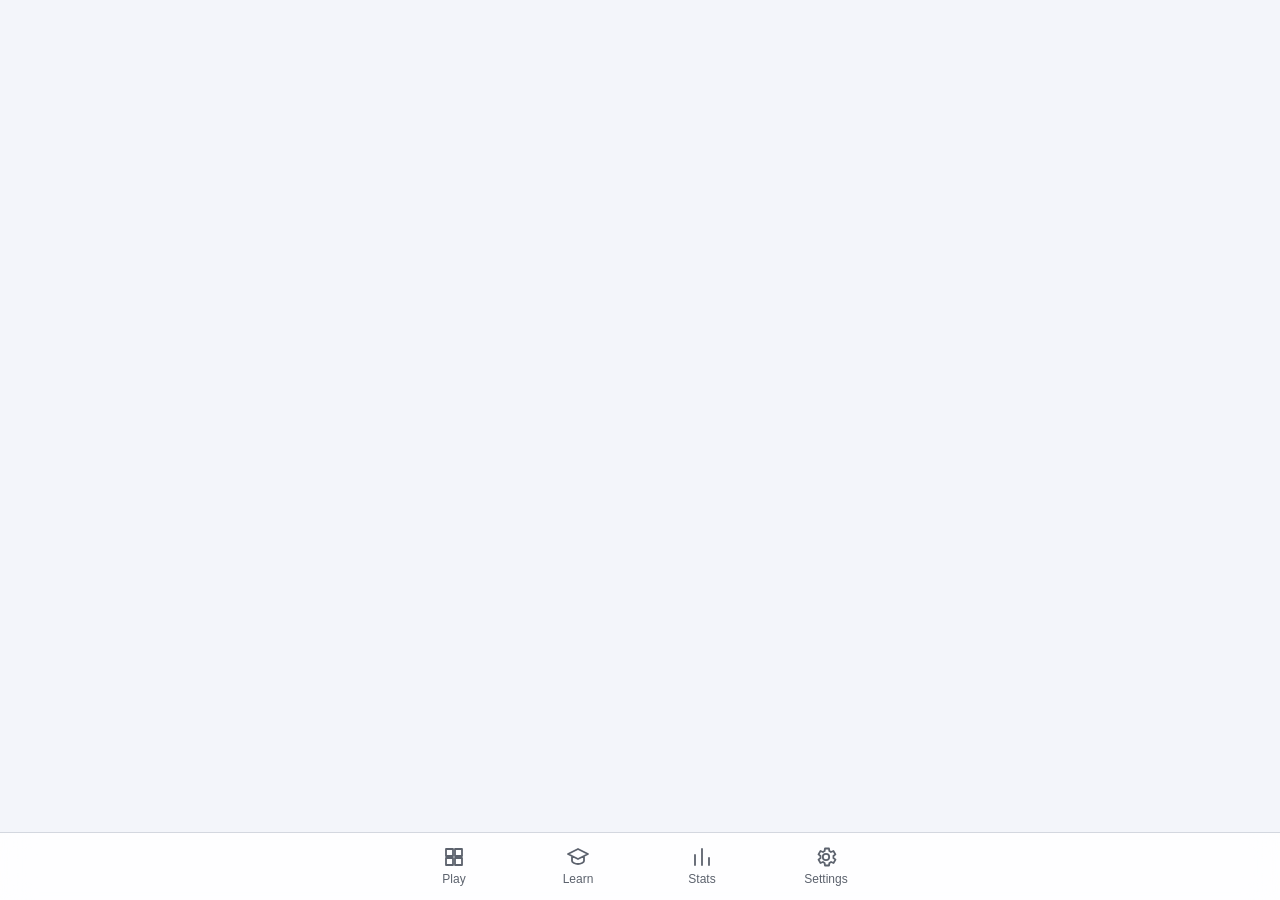
<file: index.html>
<!doctype html>
<html lang="en">
<head>
  <meta charset="utf-8">
  <meta name="viewport" content="width=device-width, initial-scale=1, viewport-fit=cover">
  <!-- Everything is local: no third-party scripts, styles, fonts or network calls. -->
  <meta http-equiv="Content-Security-Policy"
        content="default-src 'self'; script-src 'self'; manifest-src 'self'; style-src 'self'; img-src 'self' data:; connect-src 'self' https://api.github.com; worker-src 'self'; object-src 'none'; base-uri 'none'; form-action 'none'">
  <meta name="referrer" content="no-referrer">
  <meta name="color-scheme" content="light dark">
  <meta name="apple-mobile-web-app-capable" content="yes">
  <meta name="mobile-web-app-capable" content="yes">
  <meta name="apple-mobile-web-app-title" content="Sudoku">
  <meta name="apple-mobile-web-app-status-bar-style" content="default">
  <meta name="theme-color" content="#f3f5fa" media="(prefers-color-scheme: light)">
  <meta name="theme-color" content="#0f1013" media="(prefers-color-scheme: dark)">
  <link rel="manifest" href="manifest.webmanifest">
  <link rel="apple-touch-icon" href="icons/icon-180.png">
  <title>Sudoku Trainer</title>
  <link rel="icon" href="icon.svg" type="image/svg+xml">
  <link rel="stylesheet" href="css/style.css">
  <script type="module" src="js/app/main.js"></script>
</head>
<body>
  <div id="app">
    <main id="view" aria-live="polite"></main>
    <nav class="tabbar" aria-label="Sections">
      <a href="#/play" data-tab="play">
        <svg viewBox="0 0 24 24" fill="none" stroke="currentColor" stroke-width="1.8" stroke-linejoin="round" aria-hidden="true"><path d="M4 4h7v7H4zM13 4h7v7h-7zM4 13h7v7H4zM13 13h7v7h-7z"/></svg>Play</a>
      <a href="#/learn" data-tab="learn">
        <svg viewBox="0 0 24 24" fill="none" stroke="currentColor" stroke-width="1.8" stroke-linecap="round" stroke-linejoin="round" aria-hidden="true"><path d="M12 4 2 9l10 5 10-5-10-5zM6 11.5V16c0 1.5 3 3 6 3s6-1.5 6-3v-4.5"/></svg>Learn</a>
      <a href="#/stats" data-tab="stats">
        <svg viewBox="0 0 24 24" fill="none" stroke="currentColor" stroke-width="1.8" stroke-linecap="round" stroke-linejoin="round" aria-hidden="true"><path d="M5 20V10M12 20V4M19 20v-7"/></svg>Stats</a>
      <a href="#/settings" data-tab="settings">
        <svg viewBox="0 0 24 24" fill="none" stroke="currentColor" stroke-width="1.8" stroke-linecap="round" stroke-linejoin="round" aria-hidden="true"><circle cx="12" cy="12" r="3.2"/><path d="M19.4 13a7.5 7.5 0 0 0 0-2l2-1.6-2-3.4-2.4 1a7.5 7.5 0 0 0-1.7-1L15 3.5h-4l-.4 2.5a7.5 7.5 0 0 0-1.7 1l-2.4-1-2 3.4 2 1.6a7.5 7.5 0 0 0 0 2l-2 1.6 2 3.4 2.4-1a7.5 7.5 0 0 0 1.7 1l.4 2.5h4l.4-2.5a7.5 7.5 0 0 0 1.7-1l2.4 1 2-3.4z"/></svg>Settings</a>
    </nav>
  </div>
</body>
</html>
</file>
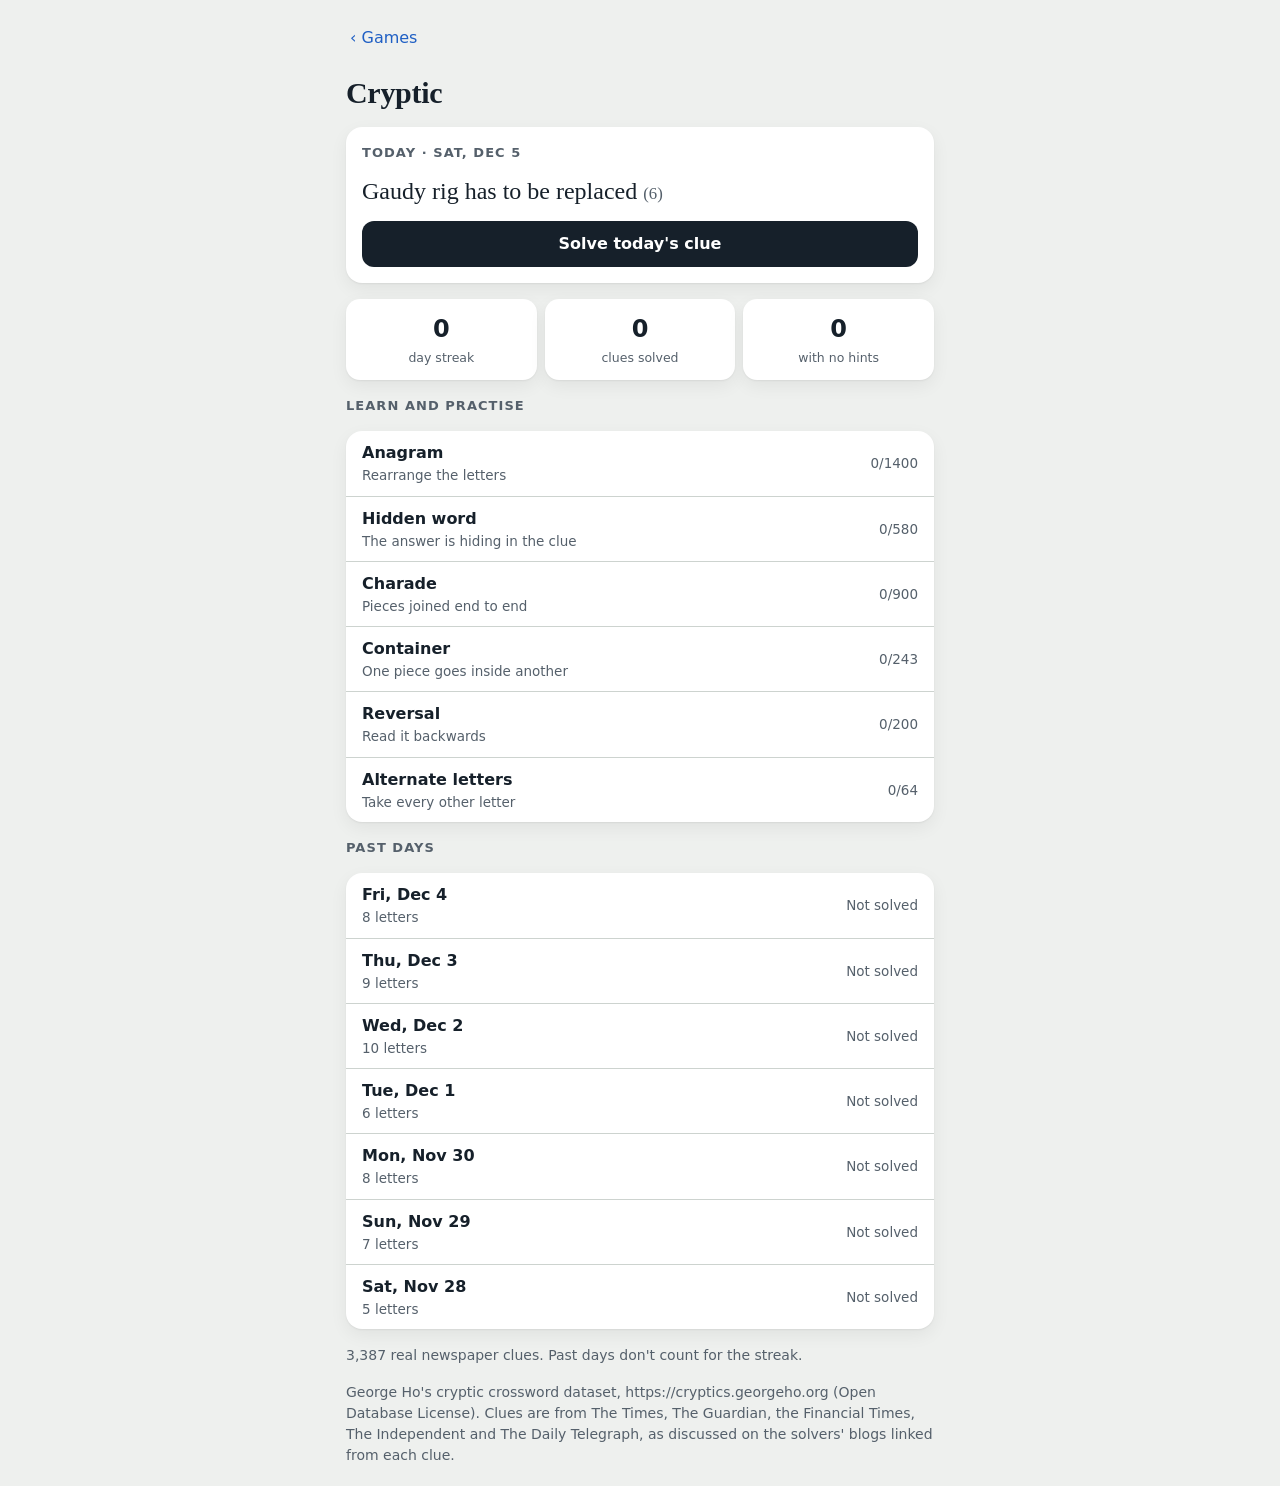
<file: cryptic/index.html>
<!doctype html>
<html lang="en">
<head>
  <meta charset="utf-8">
  <meta name="viewport" content="width=device-width, initial-scale=1, viewport-fit=cover">
  <meta http-equiv="Content-Security-Policy"
        content="default-src 'self'; script-src 'self'; style-src 'self'; img-src 'self' data:; connect-src 'self'; object-src 'none'; base-uri 'none'; form-action 'none'">
  <meta name="referrer" content="no-referrer">
  <meta name="color-scheme" content="light dark">
  <meta name="theme-color" content="#eef0ee" media="(prefers-color-scheme: light)">
  <meta name="theme-color" content="#12161b" media="(prefers-color-scheme: dark)">
  <title>Cryptic</title>
  <link rel="icon" href="icon.svg" type="image/svg+xml">
  <link rel="stylesheet" href="css/style.css">
  <script type="module" src="js/app.js"></script>
</head>
<body>
  <main id="app" aria-live="polite"></main>
</body>
</html>
</file>
<file: css/style.css>
/* Board visuals adapted from SudoSodoku (MIT, © 2026 Kai T. Chen); see /App/THIRD_PARTY_NOTICES.md */
:root {
  color-scheme: light dark;
  --bg: #f3f5fa;
  --surface: #ffffff;
  --surface-2: #eceff5;
  --text: #2b2f36;
  --text-2: #5c626d;
  --grid-thin: #d3d7df;
  --grid-thick: #858a95;
  --given: #2b2f36;
  --entry: #2f62d6;
  --note: #3d424b;
  --error: #d92626;
  --accent: #2f62d6;
  --accent-soft: rgba(47, 98, 214, 0.12);
  --selected: #c9d9fb;
  --same: #8db0f2;
  --same-text: #1c2740;
  --related: #eef0f4;
  --tool: #3d424b;
  --hint-unit: #fff0b8;
  --hint-unit-strong: #ffe58a;
  --key: #4f8cf7;
  --secondary: #3cb35a;
  --elim: #e23c3c;
  --place: #16a34a;
  --link: #8b3fd9;
  --shadow: 0 1px 2px rgba(0,0,0,.06), 0 4px 16px rgba(0,0,0,.06);
}
@media (prefers-color-scheme: dark) {
  :root:not([data-theme="light"]) {
    --bg: #0f1013; --surface: #1a1b1f; --surface-2: #24262b; --text: #eceef2; --text-2: #9aa0aa;
    --grid-thin: #33363d; --grid-thick: #7b808a; --given: #e7e9ee; --entry: #86a9ff; --note: #b9bdc6;
    --error: #ff6b6b; --accent: #7aa0ff; --accent-soft: rgba(122,160,255,.16); --selected: #2a3550;
    --same: #3f5fa8; --same-text: #ffffff; --tool: #c9ccd3;
    --related: #22242a; --hint-unit: #3a3214; --hint-unit-strong: #51461a;
    --key: #4d84ef; --secondary: #36a352; --elim: #f05555; --place: #4ccf75; --link: #b98cff;
    --shadow: 0 1px 2px rgba(0,0,0,.4), 0 4px 16px rgba(0,0,0,.3);
  }
}
:root[data-theme="dark"] {
  --bg: #0f1013; --surface: #1a1b1f; --surface-2: #24262b; --text: #eceef2; --text-2: #9aa0aa;
  --grid-thin: #33363d; --grid-thick: #7b808a; --given: #e7e9ee; --entry: #86a9ff; --note: #b9bdc6;
  --error: #ff6b6b; --accent: #7aa0ff; --accent-soft: rgba(122,160,255,.16); --selected: #2a3550;
  --same: #3f5fa8; --same-text: #ffffff; --tool: #c9ccd3;
  --related: #22242a; --hint-unit: #3a3214; --hint-unit-strong: #51461a;
  --key: #4d84ef; --secondary: #36a352; --elim: #f05555; --place: #4ccf75; --link: #b98cff;
  --shadow: 0 1px 2px rgba(0,0,0,.4), 0 4px 16px rgba(0,0,0,.3);
}

* { box-sizing: border-box; }
html, body { margin: 0; height: 100%; }
body {
  background: var(--bg); color: var(--text);
  font: 15px/1.45 -apple-system, BlinkMacSystemFont, "SF Pro Text", "Helvetica Neue", sans-serif;
  -webkit-font-smoothing: antialiased;
  -webkit-tap-highlight-color: transparent;
}
button { font: inherit; color: inherit; }
a { color: var(--accent); }
h1, h2, h3 { margin: 0; }
.muted { color: var(--text-2); }
.small { font-size: 13px; }

/* ---------- App shell ---------- */
#app { min-height: 100%; display: flex; flex-direction: column; }
main {
  flex: 1; width: 100%; max-width: 1080px; margin: 0 auto;
  padding: max(16px, env(safe-area-inset-top)) max(16px, env(safe-area-inset-right)) 96px max(16px, env(safe-area-inset-left));
}
/* iPhone: no double-tap zoom or long-press text selection on controls */
button, .key, .tool, .cell, .tabbar a { touch-action: manipulation; -webkit-user-select: none; user-select: none; -webkit-touch-callout: none; }
.tabbar {
  position: fixed; left: 0; right: 0; bottom: 0; z-index: 10;
  display: flex; justify-content: center; gap: 4px;
  padding: 6px 8px calc(6px + env(safe-area-inset-bottom));
  background: color-mix(in srgb, var(--surface) 85%, transparent);
  backdrop-filter: blur(16px); -webkit-backdrop-filter: blur(16px);
  border-top: 1px solid var(--grid-thin);
}
.tabbar a {
  flex: 0 1 120px; display: flex; flex-direction: column; align-items: center; gap: 2px;
  padding: 6px 8px; border-radius: 10px; color: var(--text-2); text-decoration: none; font-size: 12px;
}
.tabbar a[aria-current="page"] { color: var(--accent); }
.tabbar svg { width: 24px; height: 24px; }

.page-title { display: flex; align-items: baseline; justify-content: space-between; gap: 12px; margin: 4px 0 16px; }
.page-title h1 { font-size: 28px; letter-spacing: -0.01em; }
.back { display: inline-flex; align-items: center; gap: 4px; color: var(--accent); text-decoration: none; margin-bottom: 8px; background: none; border: 0; padding: 0; cursor: pointer; }

/* ---------- Lists / cards ---------- */
.section { margin: 0 0 20px; }
.section > h2 { font-size: 13px; text-transform: uppercase; letter-spacing: .04em; color: var(--text-2); font-weight: 600; margin: 0 4px 6px; }
.list { background: var(--surface); border-radius: 14px; overflow: hidden; box-shadow: var(--shadow); }
.row {
  display: flex; align-items: center; gap: 12px; width: 100%; padding: 12px 16px; min-height: 52px;
  background: none; border: 0; text-align: left; cursor: pointer; text-decoration: none; color: inherit;
}
.row + .row { border-top: 1px solid var(--grid-thin); }
.row:hover { background: var(--surface-2); }
.row:disabled { opacity: .5; cursor: default; }
.row .grow { flex: 1; min-width: 0; }
.row .title { font-weight: 500; }
.row .sub { font-size: 13px; color: var(--text-2); white-space: nowrap; overflow: hidden; text-overflow: ellipsis; }
.chev { color: var(--text-2); display: inline-flex; }
.chev .icon { width: 18px; height: 18px; }
.footnote { font-size: 13px; color: var(--text-2); margin: 6px 4px 0; }
.card { background: var(--surface); border-radius: 14px; padding: 16px; box-shadow: var(--shadow); }
.dots { display: inline-flex; gap: 3px; align-items: center; }
.dots-n { margin-left: 5px; font-size: 12px; color: var(--text-2); font-variant-numeric: tabular-nums; }
.dots i { width: 7px; height: 7px; border-radius: 50%; background: var(--grid-thin); }
.dots i.on { background: var(--place); }
.badge { font-size: 12px; color: var(--text-2); }

.btn {
  display: inline-flex; align-items: center; justify-content: center; gap: 6px;
  min-height: 40px; padding: 8px 14px; border-radius: 10px; border: 0; cursor: pointer;
  background: var(--surface-2); color: var(--accent); font-weight: 500; text-decoration: none;
}
.btn:hover { filter: brightness(0.97); }
.btn.primary { background: var(--accent); color: var(--on-accent); }
.btn:disabled { opacity: .45; cursor: default; }
.btn.block { width: 100%; }
.btn-row { display: flex; gap: 8px; flex-wrap: wrap; align-items: center; }
.btn-row .spacer { flex: 1; }
.segmented { display: flex; background: var(--surface-2); border-radius: 9px; padding: 2px; }
.segmented button { flex: 1; border: 0; background: none; padding: 6px; border-radius: 7px; cursor: pointer; }
.segmented button[aria-pressed="true"] { background: var(--surface); box-shadow: var(--shadow); font-weight: 600; }

/* ---------- Game layout ---------- */
.game { display: grid; gap: 14px; }
.game-top { display: flex; align-items: center; gap: 12px; min-height: 36px; color: var(--text-2); font-size: 14px; }
.game-top .grow { flex: 1; }
.icon-btn { display: inline-flex; align-items: center; justify-content: center; min-width: 44px; min-height: 44px; color: var(--tool); margin: -6px; }
.icon-btn .icon, .menu-btn .icon { width: 24px; height: 24px; }
.game-status { display: grid; grid-template-columns: auto minmax(0, 1fr) auto; gap: 10px; align-items: center; margin: 4px 0 8px; font-size: 15px; color: var(--text-2); }
.game-status .level { color: var(--text); font-weight: 500; text-align: center; white-space: nowrap; overflow: hidden; text-overflow: ellipsis; }
.game-status .timer { justify-self: end; display: inline-flex; align-items: center; gap: 6px; font-variant-numeric: tabular-nums; }
.stat.bad { color: var(--error); }
.pause-btn { display: inline-flex; align-items: center; justify-content: center; min-width: 44px; min-height: 44px; margin: -10px -10px -10px -6px; background: none; border: 0; padding: 0; color: var(--text-2); cursor: pointer; }
.pause-btn .icon { width: 22px; height: 22px; }
.board-holder { position: relative; }
.board-wrap.paused .cell > *, .board-wrap.paused .links, .board-wrap.paused .sel-frame, .board-wrap.paused .pulse { visibility: hidden; }
.board-wrap.paused .cell { background: var(--surface) !important; }
.resume { color: var(--on-accent) !important; position: absolute; inset: 0; margin: auto; width: max-content; height: max-content; display: inline-flex; align-items: center; gap: 8px;
  padding: 12px 22px; border: 0; border-radius: 999px; background: var(--accent); font-size: 17px; cursor: pointer; box-shadow: var(--shadow); }
.resume .icon { width: 22px; height: 22px; }
.resume[hidden] { display: none; }
.menu-btn { display: inline-flex; align-items: center; justify-content: center; min-width: 44px; min-height: 44px; margin: -6px; background: none; border: 0; color: var(--tool); cursor: pointer; padding: 4px; }
.side { display: grid; gap: 12px; align-content: start; }
.kbd-help { font-size: 12px; color: var(--text-2); }
.kbd-help kbd { font: 11px ui-monospace, Menlo, monospace; padding: 1px 5px; border-radius: 4px; background: var(--surface-2); border: 1px solid var(--grid-thin); }

@media (min-width: 860px) {
  .game { grid-template-columns: auto minmax(300px, 380px); align-items: start; gap: 24px; }
  .game .board-wrap { width: min(calc(100vh - 140px), 620px); }
}
@media (max-width: 859px) {
  .kbd-help { display: none; }
  .game .board-wrap { width: min(100%, calc(100vh - 330px), 560px); min-width: 280px; margin: 0 auto; }
}

/* ---------- Board ---------- */
.board-wrap { container-type: inline-size; aspect-ratio: 1; width: 100%; }
.board {
  position: relative; width: 100%; height: 100%;
  display: grid; grid-template-columns: repeat(9, 1fr); grid-template-rows: repeat(9, 1fr);
  background: var(--surface); border: 2px solid var(--grid-thick); border-radius: 2px; overflow: hidden;
  user-select: none; -webkit-user-select: none; touch-action: manipulation;
}
.board:focus-visible { outline: 3px solid var(--accent-soft); outline-offset: 3px; }
.cell { position: relative; display: flex; align-items: center; justify-content: center; cursor: pointer; }
.cell.related { background: var(--related); }
.cell.same { background: var(--same); }
.cell.same .v, .cell.same .v.given { color: var(--same-text); }
.cell.hint-unit { background: var(--hint-unit); }
.cell.hint-cell { background: var(--hint-unit-strong); }
.cell.selected { background: var(--selected); }
.cell .v { font-size: calc(100cqw / 9 * 0.66); line-height: 1; font-weight: 300; color: var(--entry); font-family: -apple-system, "SF Pro Display", "Helvetica Neue", sans-serif; }
.cell .v.given { color: var(--given); font-weight: 300; }
.cell .v.wrong { color: var(--error); }
.cell .v.ghost { color: var(--place); opacity: .85; }
.notes {
  position: absolute; inset: 4%; display: grid; grid-template-columns: repeat(3, 1fr); grid-template-rows: repeat(3, 1fr);
}
.notes span {
  display: flex; align-items: center; justify-content: center; border-radius: 22%;
  place-self: center; width: 86%; aspect-ratio: 1; min-height: 0;
  font-size: calc(100cqw / 9 * 0.25); line-height: 1; color: var(--note); font-family: -apple-system, "SF Pro Text", sans-serif;
  font-variant-numeric: tabular-nums;
}
.notes span.focus { background: var(--same); color: var(--same-text); }
.notes span.key, .notes span.sec, .notes span.place { color: #fff; font-weight: 600; }
.notes span.key { background: var(--key); }
.notes span.sec { background: var(--secondary); }
.notes span.place { background: var(--place); }
.notes span.struck { text-decoration: line-through; font-weight: 600; box-shadow: inset 0 0 0 1.5px var(--elim); }
.notes span.struck:not(.key):not(.sec):not(.place) { color: var(--elim); background: color-mix(in srgb, var(--elim) 16%, transparent); }
.notes span.struck.key, .notes span.struck.sec { opacity: .75; }

.gridlines, .links { position: absolute; inset: 0; width: 100%; height: 100%; pointer-events: none; }
.gridlines line.thin { stroke: var(--grid-thin); stroke-width: 1; vector-effect: non-scaling-stroke; }
.gridlines line.thick { stroke: var(--grid-thick); stroke-width: 1.6; vector-effect: non-scaling-stroke; }
.links path { fill: none; stroke: var(--link); stroke-width: 2.4; stroke-linecap: round; vector-effect: non-scaling-stroke; opacity: .92; }
.links path.weak { stroke-dasharray: 5 4; }
.links path.arrowhead { fill: var(--link); stroke: none; }

.sel-frame {
  position: absolute; left: 0; top: 0; width: calc(100% / 9); height: calc(100% / 9); pointer-events: none;
  border: 2px solid var(--accent); border-radius: 1px; transition: transform .16s cubic-bezier(.3,.7,.4,1);
}
.pulse { position: absolute; width: calc(100% / 9); height: calc(100% / 9); background: var(--accent); pointer-events: none; opacity: 0; animation: pulse .6s ease-out forwards; }
@keyframes pulse { 0% { opacity: 0; } 15% { opacity: .3; } 100% { opacity: 0; } }
.cell .v.pop { animation: pop .22s cubic-bezier(.3, 1.5, .5, 1); }
@keyframes pop { from { transform: scale(.55); opacity: .3; } }
.cell.shake { animation: shake .2s linear; }
@keyframes shake { 25% { transform: translateX(-8%); } 50% { transform: translateX(8%); } 75% { transform: translateX(-4%); } }
@media (prefers-reduced-motion: reduce) {
  .sel-frame { transition: none; }
  .pulse, .cell.shake, .cell .v.pop { animation: none; }
}

/* ---------- Controls ---------- */
.tools { display: grid; grid-template-columns: repeat(8, 1fr); gap: 2px; }
.tool {
  display: flex; flex-direction: column; align-items: center; gap: 6px; padding: 10px 2px; min-height: 64px;
  border: 0; border-radius: 12px; background: none; color: var(--tool); cursor: pointer; font-size: 12px;
  line-height: 1.15; text-align: center;
}
@media (max-width: 420px) { .tool { font-size: 11px; } }
.tool-icon { position: relative; display: inline-flex; }
.tool svg { width: 28px; height: 28px; stroke-width: 1.5; }
.tool:hover { background: var(--surface-2); }
.tool.active { color: var(--accent); background: var(--accent-soft); box-shadow: inset 0 0 0 1.5px var(--accent); font-weight: 600; }
.tool:disabled { opacity: .35; cursor: default; background: none; }
.pill {
  position: absolute; top: -9px; left: 60%; padding: 1px 6px; border-radius: 999px;
  background: #a9aeb8; color: #fff; font-size: 9.5px; font-weight: 700; letter-spacing: .02em; line-height: 1.5;
}
.pill.on { background: var(--accent); }
.keypad { display: grid; grid-template-columns: repeat(9, 1fr); gap: 6px; }
.key {
  display: flex; flex-direction: column; align-items: center; justify-content: center; gap: 4px; min-height: 72px;
  border: 0; border-radius: 12px; background: none; color: var(--entry); cursor: pointer;
  font-family: -apple-system, "SF Pro Display", "Helvetica Neue", sans-serif; transition: background .12s, box-shadow .12s;
}
.key b { font-size: 40px; font-weight: 400; line-height: 1; }
.key small { font-size: 13px; color: var(--text-2); }
.key:hover { background: var(--surface-2); }
.keypad.notes-mode .key b { font-size: 30px; color: color-mix(in srgb, var(--entry) 75%, var(--text-2)); }
.key.done { visibility: hidden; }
.key.locked, .key.locked:hover { background: var(--surface); color: var(--accent); box-shadow: 0 2px 10px rgba(30, 50, 90, .14); }
.key.locked b { font-weight: 400; }
.autocomplete { animation: rise .25s ease-out; }
.autocomplete .icon { width: 18px; height: 18px; }
.lock-hint { margin: 0; font-size: 13px; color: var(--accent); }
.key:active { transform: scale(.96); }
.keypad.disabled { opacity: .62; }
@media (min-width: 860px) {
  .keypad { grid-template-columns: repeat(3, 1fr); gap: 8px; }
  .key { min-height: 84px; }
  .key b { font-size: 46px; }
}
@media (max-width: 859px) {
  .keypad { gap: 0; }
  .key { min-height: 66px; }
  .key b { font-size: 34px; }
}

/* ---------- Hint panel ---------- */
.hint { background: var(--surface); border-radius: 14px; padding: 14px; box-shadow: var(--shadow); display: grid; gap: 8px; animation: rise .2s ease-out; }
@keyframes rise { from { opacity: 0; transform: translateY(6px); } }
.hint-head { display: flex; align-items: center; gap: 8px; }
.hint-head .icon { color: #e0a400; flex: none; }
.hint-head h3 { font-size: 16px; flex: 1; }
.hint-head .close { background: none; border: 0; color: var(--text-2); cursor: pointer; font-size: 18px; line-height: 1; }
.hint p { margin: 0; font-size: 14px; white-space: pre-line; }
.legend { display: flex; flex-wrap: wrap; gap: 10px; font-size: 12px; color: var(--text-2); }
.legend span { display: inline-flex; align-items: center; gap: 4px; }
.legend i { width: 10px; height: 10px; border-radius: 50%; display: inline-block; }

/* ---------- Learn ---------- */
.detail { display: grid; gap: 16px; max-width: 720px; }
.detail .eyebrow { font-size: 12px; font-weight: 700; letter-spacing: .06em; color: var(--text-2); }
.detail p { margin: 0; }
.example-board { width: min(100%, 480px, calc(100vh - 220px)); min-width: 280px; }
.feedback { font-size: 14px; min-height: 20px; }
.feedback.ok { color: var(--place); } .feedback.bad { color: var(--error); } .feedback.part { color: #d98a00; }
.drill { display: grid; gap: 12px; }
@media (min-width: 860px) { .drill { grid-template-columns: auto minmax(300px, 380px); gap: 24px; align-items: start; } .drill .board-wrap { width: min(calc(100vh - 160px), 600px); } }
@media (max-width: 859px) { .drill .board-wrap { width: min(100%, calc(100vh - 340px), 560px); margin: 0 auto; } }

/* ---------- Dialogs / misc ---------- */
dialog { border: 0; border-radius: 16px; padding: 20px; background: var(--surface); color: var(--text); box-shadow: var(--shadow); width: min(92vw, 460px); }
dialog::backdrop { background: rgba(0,0,0,.35); }
dialog h2 { font-size: 20px; margin-bottom: 8px; }
textarea { width: 100%; min-height: 110px; font: 14px ui-monospace, Menlo, monospace; padding: 10px; border-radius: 10px; border: 1px solid var(--grid-thin); background: var(--bg); color: var(--text); resize: vertical; }
.toggle-row { display: flex; align-items: center; justify-content: space-between; gap: 12px; padding: 12px 16px; }
.toggle-row + .toggle-row { border-top: 1px solid var(--grid-thin); }

.spinner { display: inline-block; width: 16px; height: 16px; border: 2px solid var(--grid-thin); border-top-color: var(--accent); border-radius: 50%; animation: spin .8s linear infinite; vertical-align: -3px; }
@keyframes spin { to { transform: rotate(360deg); } }
.toast { position: fixed; left: 50%; bottom: 90px; transform: translateX(-50%); background: var(--text); color: var(--bg); padding: 10px 16px; border-radius: 12px; font-size: 14px; z-index: 20; box-shadow: var(--shadow); }
.solved { text-align: center; display: grid; gap: 10px; }
.solved .big { font-size: 48px; color: var(--place); }
.sr-only { position: absolute; width: 1px; height: 1px; overflow: hidden; clip: rect(0 0 0 0); }

/* ---------- Solution path ---------- */
.path-text { white-space: pre-line; margin: 0; font-size: 14px; }
.path-list { display: flex; flex-wrap: wrap; gap: 6px; max-height: 220px; overflow: auto; padding: 2px; }
.chip { border: 0; border-radius: 999px; padding: 4px 10px; font-size: 12px; background: var(--surface-2); color: var(--text); cursor: pointer; }
.chip.on { background: var(--accent); color: var(--on-accent); }
.chip.singles { color: var(--text-2); }
.chip.singles.on { color: var(--on-accent); }
.eyebrow { font-size: 12px; font-weight: 700; letter-spacing: .06em; color: var(--text-2); }

/* ---------- Variant clues ---------- */
:root { --v-line: #9aa1ad; --v-ink: #3d424b; --v-whisper: #3fb56a; --v-renban: #b46be0; --v-window: rgba(120, 150, 210, .13); }
@media (prefers-color-scheme: dark) { :root:not([data-theme="light"]) { --v-line: #6b717c; --v-ink: #c9ccd3; --v-whisper: #3a9d5c; --v-renban: #9a5cc4; --v-window: rgba(120, 150, 230, .14); } }
:root[data-theme="dark"] { --v-line: #6b717c; --v-ink: #c9ccd3; --v-whisper: #3a9d5c; --v-renban: #9a5cc4; --v-window: rgba(120, 150, 230, .14); }
.variant-layer { position: absolute; inset: 0; width: 100%; height: 100%; pointer-events: none; }
.v-window { fill: var(--v-window); }
.v-diag { stroke: var(--v-line); stroke-width: 2; opacity: .55; vector-effect: non-scaling-stroke; }
.v-parity { fill: var(--v-line); opacity: .28; }
.v-thermo { fill: none; stroke: var(--v-line); stroke-width: 26; stroke-linecap: round; stroke-linejoin: round; opacity: .42; }
.v-thermo-bulb { fill: var(--v-line); opacity: .42; }
.v-whisper, .v-renban, .v-palindrome { fill: none; stroke-width: 13; stroke-linecap: round; stroke-linejoin: round; opacity: .55; }
.v-whisper { stroke: var(--v-whisper); } .v-renban { stroke: var(--v-renban); } .v-palindrome { stroke: var(--v-line); }
.v-arrow { fill: none; stroke: var(--v-line); stroke-width: 4; stroke-linejoin: round; opacity: .9; }
.v-arrowhead { fill: none; stroke: var(--v-line); stroke-width: 1.6; }
.v-arrow-circle { fill: none; stroke: var(--v-line); stroke-width: 4; opacity: .9; }
.v-cage { fill: none; stroke: var(--v-ink); stroke-width: 1.4; stroke-dasharray: 4 3; opacity: .75; vector-effect: non-scaling-stroke; }
.v-label-bg { fill: var(--surface); }
.v-cage-sum { font: 600 19px -apple-system, sans-serif; fill: var(--v-ink); }
.v-dot { fill: var(--surface); stroke: var(--v-ink); stroke-width: 3; }
.v-dot.black { fill: var(--v-ink); }
.v-bar { fill: var(--surface); stroke: var(--v-ink); stroke-width: 2.5; }
.v-xv { font: 700 24px -apple-system, sans-serif; fill: var(--v-ink); text-anchor: middle; }
.v-gt { fill: none; stroke: var(--v-ink); stroke-width: 3.5; stroke-linecap: round; stroke-linejoin: round; }
.v-quad { fill: var(--surface); stroke: var(--v-ink); stroke-width: 2.5; }
.v-quad-digit { font: 600 17px -apple-system, sans-serif; fill: var(--v-ink); text-anchor: middle; }
.board.killer .notes { inset: 24% 4% 4% 4%; }
.board-wrap { position: relative; }
.board-wrap.outside-clues { aspect-ratio: auto; padding: 8% 0 0 8%; }
.board-wrap.outside-clues .board { height: auto; aspect-ratio: 1; }
.outside { position: absolute; display: none; color: var(--text); font-weight: 600; font-size: calc(100cqw / 9 * .32); }
.board-wrap.outside-clues .outside { display: grid; }
.outside.top { top: 0; left: 8%; right: 0; height: 8%; grid-template-columns: repeat(9, 1fr); align-items: center; justify-items: center; }
.outside.left { left: 0; top: 8%; width: 8%; bottom: 0; grid-template-rows: repeat(9, 1fr); align-items: center; justify-items: center; }
.rules-btn { font-size: 15px; color: var(--accent); }
/* Variant focus: palindrome mirror cell, knight/king cells that can't share the digit */
.cell.mirror { background: color-mix(in srgb, var(--v-line) 38%, var(--surface)); box-shadow: inset 0 0 0 2px var(--v-ink); }
.cell.knight { background: color-mix(in srgb, var(--error) 10%, var(--surface)); }
.mix { display: grid; gap: 10px; }
.mix-chips { display: flex; flex-wrap: wrap; gap: 6px; }
.mix-chips .chip { padding: 6px 12px; font-size: 13px; }
.mix-chips .chip:disabled { opacity: .35; cursor: default; }
.mix-summary { margin: 0; font-weight: 500; color: var(--text); }
.rules-list { margin: 0; padding-left: 18px; display: grid; gap: 6px; }
.level-row { display: grid; grid-template-columns: repeat(5, 1fr); gap: 6px; }
.level-row .btn { padding: 8px 4px; font-size: 14px; min-width: 0; }
/* Pencil marks that break a rule (digit already placed in a peer, or a variant clue) */
:root { --conflict: #e07a00; }
@media (prefers-color-scheme: dark) { :root:not([data-theme="light"]) { --conflict: #ffa53a; } }
:root[data-theme="dark"] { --conflict: #ffa53a; }
.notes span.conflict { color: var(--conflict); font-weight: 700; background: color-mix(in srgb, var(--conflict) 16%, transparent); }
.notes span.conflict.focus { box-shadow: inset 0 0 0 1.5px var(--conflict); }
.btn-stack { display: grid; gap: 8px; margin-top: 4px; }

/* ================= UI refresh ================= */
:root { --on-accent: #fff; --heat: #c2410c;
  --t1: #f2c94c; --t2: #4fbf7a; --t3: #5aa2f0; --t4: #ef7fb0; --t5: #f2994a; --t6: #a47be8; }
@media (prefers-color-scheme: dark) { :root:not([data-theme="light"]) { --on-accent: #0f1013; --heat: #fb923c; } }
:root[data-theme="dark"] { --on-accent: #0f1013; --heat: #fb923c; }

/* Accent themes (blue is the default above). Each has a light-mode and a dark-mode step. */
:root[data-accent="teal"] { --acc-l: #0b7f74; --acc-d: #4fd1c0; }
:root[data-accent="violet"] { --acc-l: #6d45d6; --acc-d: #b39bff; }
:root[data-accent="amber"] { --acc-l: #a85d00; --acc-d: #f5b849; }
:root[data-accent="rose"] { --acc-l: #c22a63; --acc-d: #ff8fb5; }
:root[data-accent] { --acc: var(--acc-l); --accent: var(--acc); --entry: var(--acc); --accent-soft: color-mix(in srgb, var(--acc) 13%, transparent);
  --selected: color-mix(in srgb, var(--acc) 24%, var(--surface)); --same: color-mix(in srgb, var(--acc) 52%, var(--surface)); }
@media (prefers-color-scheme: dark) { :root[data-accent]:not([data-theme="light"]) { --acc: var(--acc-d); --selected: color-mix(in srgb, var(--acc) 26%, var(--surface)); --same: color-mix(in srgb, var(--acc) 48%, var(--surface)); } }
:root[data-accent][data-theme="dark"] { --acc: var(--acc-d); --selected: color-mix(in srgb, var(--acc) 26%, var(--surface)); --same: color-mix(in srgb, var(--acc) 48%, var(--surface)); }
.swatch.accent-blue { --sw: #2f62d6; } .swatch.accent-teal { --sw: #0b7f74; } .swatch.accent-violet { --sw: #6d45d6; } .swatch.accent-amber { --sw: #a85d00; } .swatch.accent-rose { --sw: #c22a63; }

/* Keyboard focus, everywhere */
:is(a, button, input, summary, .chart-bar):focus-visible { outline: 3px solid var(--accent); outline-offset: 2px; border-radius: 8px; }
.tabular { font-variant-numeric: tabular-nums; }
.lead { margin: 0 4px 16px; }
.danger { color: var(--error); }
[hidden] { display: none !important; }
p:empty { display: none; }

/* Playing: the tab bar steps aside and the keypad gets the room */
body.in-game .tabbar { display: none; }
body.in-game main { padding-bottom: max(16px, env(safe-area-inset-bottom)); }
.board.draggable { touch-action: none; }
@media (max-width: 859px) {
  body.in-game .game .board-wrap { width: min(100%, calc(100vh - 318px), 560px); }
  body.in-game .keypad .key { min-height: 78px; }
  body.in-game .keypad .key b { font-size: 38px; }
  .tool { font-size: 11px; padding: 8px 0; min-height: 62px; }
  .tool svg { width: 26px; height: 26px; }
}
.game-top { min-height: 44px; }

/* Buttons */
.btn.small { min-height: 34px; padding: 5px 11px; font-size: 13px; border-radius: 9px; }
.btn.small .icon { width: 16px; height: 16px; }
.btn.big { min-height: 52px; font-size: 17px; border-radius: 14px; }
.btn-row.even > * { flex: 1; }
.dialog-actions { margin-top: 12px; }
button.plain { background: none; border: 0; padding: 0; text-align: left; cursor: pointer; color: inherit; }
.icon-btn.plain { background: none; border: 0; cursor: pointer; margin: 0; }
.icon-btn.plain:disabled { opacity: .3; cursor: default; }

/* Home */
.card.continue { display: flex; align-items: center; gap: 14px; text-decoration: none; color: inherit; }
.card.continue:hover { background: var(--surface-2); }
.card.continue .title { font-weight: 600; font-size: 17px; }
.card.continue .sub { font-size: 13px; color: var(--text-2); }
.mini { flex: none; width: 76px; height: 76px; display: grid; grid-template-columns: repeat(9, 1fr); gap: 1px; padding: 2px; border-radius: 6px; background: var(--grid-thin); }
.mini i { background: var(--surface); border-radius: 1px; }
.mini i.g { background: var(--text-2); }
.mini i.f { background: var(--accent); }
.bar { height: 5px; border-radius: 99px; background: var(--surface-2); overflow: hidden; margin-top: 8px; }
.bar i { display: block; height: 100%; border-radius: 99px; background: var(--accent); }
.row.split { cursor: default; }
.row.split:hover { background: none; }
.badge { text-align: right; white-space: nowrap; }
.badge-2 { display: block; }
.progress-card { display: grid; gap: 2px; }

/* Stat tiles */
.tiles { display: grid; grid-template-columns: repeat(auto-fit, minmax(92px, 1fr)); gap: 8px; margin-bottom: 10px; }
.tile { background: var(--surface); border-radius: 12px; padding: 12px 10px; box-shadow: var(--shadow); display: grid; gap: 2px; text-align: center; }
.tile b { font-size: 22px; font-weight: 600; font-variant-numeric: tabular-nums; }
.tile span { font-size: 12px; color: var(--text-2); }
.tile.good b { color: var(--place); }
dialog .tile, .solved .card { background: var(--surface-2); box-shadow: none; }
.solved .card { text-align: left; }

/* Switches and pickers */
.toggle-row .sub { display: block; font-size: 13px; color: var(--text-2); }
.toggle-row.tight { padding: 4px 0; }
.switch { appearance: none; -webkit-appearance: none; flex: none; width: 46px; height: 28px; border-radius: 99px; background: var(--grid-thick); position: relative; cursor: pointer; margin: 0; transition: background .15s; }
.switch::after { content: ""; position: absolute; top: 3px; left: 3px; width: 22px; height: 22px; border-radius: 50%; background: #fff; box-shadow: 0 1px 3px rgba(0,0,0,.3); transition: transform .15s; }
.switch:checked { background: var(--accent); }
.switch:checked::after { transform: translateX(18px); }
.toggle-row .segmented { min-width: 210px; }
.segmented button { color: var(--text); min-height: 32px; font-size: 14px; }
.swatches { display: flex; gap: 8px; align-items: center; flex-wrap: wrap; }
.swatch { width: 32px; height: 32px; border-radius: 50%; border: 0; padding: 0; cursor: pointer; background: var(--sw); box-shadow: inset 0 0 0 1px rgba(0,0,0,.15); }
.swatch[aria-pressed="true"] { box-shadow: 0 0 0 2px var(--surface), 0 0 0 4.5px var(--text); }
@media (prefers-reduced-motion: reduce) { .switch, .switch::after { transition: none; } }

/* Color tool */
.t1 { --sw: var(--t1); } .t2 { --sw: var(--t2); } .t3 { --sw: var(--t3); } .t4 { --sw: var(--t4); } .t5 { --sw: var(--t5); } .t6 { --sw: var(--t6); }
.cell.tint { background: color-mix(in srgb, var(--sw) 46%, var(--surface)); }
.cell.tint.same, .cell.tint.hint-unit, .cell.tint.hint-cell { box-shadow: inset 0 0 0 3px color-mix(in srgb, var(--sw) 80%, var(--surface)); }
.cell.same { background: var(--same); } .cell.hint-unit { background: var(--hint-unit); } .cell.hint-cell { background: var(--hint-unit-strong); }
.cell.multi { box-shadow: inset 0 0 0 2.5px var(--accent); }
.cell.multi:not(.tint) { background: var(--selected); }
.c1 { --sw: var(--t1); } .c2 { --sw: var(--t2); } .c3 { --sw: var(--t3); } .c4 { --sw: var(--t4); } .c5 { --sw: var(--t5); } .c6 { --sw: var(--t6); }
.notes span:is(.c1, .c2, .c3, .c4, .c5, .c6):not(.key):not(.sec):not(.place), .corners span:is(.c1, .c2, .c3, .c4, .c5, .c6), .centre span:is(.c1, .c2, .c3, .c4, .c5, .c6) {
  background: color-mix(in srgb, var(--sw) 70%, var(--surface)); color: #14161a; font-weight: 600; border-radius: 30%; }
.palette { display: grid; gap: 10px; background: var(--surface); border-radius: 14px; padding: 12px; box-shadow: var(--shadow); }
.palette .swatches .btn { margin-left: auto; }
.palette .lock-hint { color: var(--text-2); }

/* Corner marks, with the candidates in the middle */
.corners { position: absolute; inset: 3%; pointer-events: none; }
.corners span { position: absolute; font-size: calc(100cqw / 9 * 0.24); line-height: 1; padding: 1px 2px; color: var(--accent); font-weight: 600; font-variant-numeric: tabular-nums; }
.corners .p0 { top: 0; left: 0; } .corners .p1 { top: 0; right: 0; } .corners .p2 { bottom: 0; left: 0; } .corners .p3 { bottom: 0; right: 0; }
.corners .p4 { top: 0; left: 50%; transform: translateX(-50%); } .corners .p5 { bottom: 0; left: 50%; transform: translateX(-50%); }
.corners .p6 { top: 50%; left: 0; transform: translateY(-50%); } .corners .p7 { top: 50%; right: 0; transform: translateY(-50%); }
.corners .p8 { top: 50%; left: 50%; transform: translate(-50%, -50%); }
.centre { display: flex; gap: 1px; font-size: calc(100cqw / 9 * 0.24); line-height: 1; color: var(--note); font-variant-numeric: tabular-nums; }
.centre.long { font-size: calc(100cqw / 9 * 0.17); }
.centre span { padding: 1px; }
.centre span.conflict { color: var(--conflict); font-weight: 700; }
.corners span.focus, .centre span.focus { background: var(--same); color: var(--same-text); border-radius: 30%; }
.board.killer .corners { inset: 24% 3% 3% 3%; }

/* Dialogs: bottom sheets on phones */
dialog.making { text-align: center; width: min(92vw, 340px); }
dialog.making h2 { font-size: 18px; }
h2.with-icon { display: flex; align-items: center; gap: 8px; }
@media (max-width: 859px) {
  dialog.sheet { margin: auto auto 0; width: 100%; max-width: 100%; border-radius: 20px 20px 0 0; padding: 18px 16px calc(18px + env(safe-area-inset-bottom)); animation: sheet .22s ease-out; }
  dialog.sheet::before { content: ""; display: block; width: 40px; height: 4px; border-radius: 4px; background: var(--grid-thin); margin: -6px auto 12px; }
}
@keyframes sheet { from { transform: translateY(40px); opacity: 0; } }
@media (prefers-reduced-motion: reduce) { dialog.sheet { animation: none; } }
.row:disabled .sub { white-space: normal; }

/* Variants */
.vicon { width: 22px; height: 22px; flex: none; color: var(--v-ink); }
.vi-whisper { stroke: var(--v-whisper); } .vi-renban { stroke: var(--v-renban); } .vi-fill { fill: var(--surface); }
.mix-chips .chip { display: inline-flex; align-items: center; gap: 5px; padding: 6px 11px 6px 8px; border: 1.5px solid transparent; }
.mix-chips .chip .vicon { width: 18px; height: 18px; }
.mix-chips .chip.on { box-shadow: 0 0 0 2px var(--surface), 0 0 0 3.5px var(--accent); font-weight: 600; }
.chip.on .vicon, .chip.on .vicon * { color: var(--on-accent); stroke: currentColor; }
.chip.on .vi-fill { fill: var(--accent); }
.step-label { display: flex; align-items: center; gap: 8px; font-weight: 600; }
.step-label b { display: inline-flex; align-items: center; justify-content: center; width: 22px; height: 22px; border-radius: 50%; background: var(--accent-soft); color: var(--accent); font-size: 13px; }
.rules-link { justify-self: start; }

/* Calendar */
.calendar { display: grid; gap: 10px; }
.cal-head { display: flex; align-items: center; justify-content: space-between; }
.cal-grid { display: grid; grid-template-columns: repeat(7, 1fr); gap: 6px; justify-items: center; }
.cal-grid.head span { font-size: 12px; color: var(--text-2); }
.day { width: 40px; height: 40px; max-width: 100%; border-radius: 50%; border: 0; background: none; color: var(--text); cursor: pointer; font-variant-numeric: tabular-nums; }
.day:hover:not(:disabled) { background: var(--surface-2); }
.day:disabled { color: var(--text-2); opacity: .45; cursor: default; }
.day.done { background: var(--accent); color: var(--on-accent); font-weight: 600; }
.day.late { box-shadow: inset 0 0 0 2px var(--accent); }
.day.today:not(.done) { box-shadow: inset 0 0 0 2px var(--text); }
.day.today.late { box-shadow: inset 0 0 0 2px var(--accent), 0 0 0 2px var(--text); }

/* Stats */
.table-card { padding: 6px 12px; overflow-x: auto; }
.stats-table { width: 100%; border-collapse: collapse; font-size: 14px; font-variant-numeric: tabular-nums; }
.stats-table th, .stats-table td { padding: 9px 6px; text-align: right; font-weight: 400; }
.stats-table th:first-child { text-align: left; }
.stats-table thead th { font-size: 12px; color: var(--text-2); }
.stats-table tbody tr + tr { border-top: 1px solid var(--grid-thin); }
.stats-table tbody th { font-weight: 500; }
.chart { width: 100%; height: auto; display: block; overflow: visible; }
.chart-grid { stroke: var(--grid-thin); stroke-width: 1; }
.chart-axis { font: 12px -apple-system, sans-serif; fill: var(--text-2); font-variant-numeric: tabular-nums; }
.chart-bar { fill: var(--accent); cursor: pointer; outline-offset: 2px; }
.chart-bar.on { fill: color-mix(in srgb, var(--accent) 70%, var(--text)); }
.chart-hit { fill: transparent; }
.chart-tip { min-height: 20px; font-size: 13px; margin-top: 6px; font-variant-numeric: tabular-nums; }
details summary { cursor: pointer; color: var(--accent); margin-top: 6px; }

/* Review: one color, four steps, for thinking time */
.cell.heat1 { background: color-mix(in srgb, var(--heat) 12%, var(--surface)); }
.cell.heat2 { background: color-mix(in srgb, var(--heat) 30%, var(--surface)); }
.cell.heat3 { background: color-mix(in srgb, var(--heat) 52%, var(--surface)); }
.cell.heat4 { background: color-mix(in srgb, var(--heat) 78%, var(--surface)); }
.cell.heat4 .v, .cell.heat4 .v.given { color: var(--surface); }
.heat-key { width: 18px !important; height: 12px !important; border-radius: 3px !important; }
.heat-key.heat1 { background: color-mix(in srgb, var(--heat) 12%, var(--surface)); box-shadow: inset 0 0 0 1px var(--grid-thin); }
.heat-key.heat2 { background: color-mix(in srgb, var(--heat) 30%, var(--surface)); }
.heat-key.heat3 { background: color-mix(in srgb, var(--heat) 52%, var(--surface)); }
.heat-key.heat4 { background: color-mix(in srgb, var(--heat) 78%, var(--surface)); }
.slider { width: 100%; accent-color: var(--accent); min-height: 32px; }

.grow { flex: 1; min-width: 0; }
.tiles.four { grid-template-columns: repeat(2, 1fr); }
@media (min-width: 700px) { .tiles.four { grid-template-columns: repeat(4, 1fr); } }
.chart-wrap { max-width: 560px; }
.palette .swatch { width: 28px; height: 28px; }
.palette .swatches { gap: 7px; }
.palette .swatches .btn { padding: 5px 9px; }
.tools { align-items: start; }

/* Hints: the pattern's candidates are bold chips that stay inside their own corner of the cell;
   lines run behind the big digits, which get a halo in the cell's color so no line cuts through them. */
.links { z-index: 1; }
.cell { --cellbg: var(--surface); }
.cell.hint-unit { --cellbg: var(--hint-unit); } .cell.hint-cell { --cellbg: var(--hint-unit-strong); }
.cell.same { --cellbg: var(--same); } .cell.selected { --cellbg: var(--selected); } .cell.related { --cellbg: var(--related); }
.cell .v { position: relative; z-index: 2; }
.board.hinting .cell .v { text-shadow: 0 0 2px var(--cellbg), 0 0 2px var(--cellbg), 2px 0 1px var(--cellbg), -2px 0 1px var(--cellbg), 0 2px 1px var(--cellbg), 0 -2px 1px var(--cellbg), 2px 2px 1px var(--cellbg), -2px -2px 1px var(--cellbg), 2px -2px 1px var(--cellbg), -2px 2px 1px var(--cellbg); font-weight: 400; }
.links path { stroke-width: 2.6; opacity: .7; }
.links.many path { stroke-width: 1.8; opacity: .5; }
.board.hinting .notes span:not(.key):not(.sec):not(.place):not(.struck) { opacity: .4; }
.board.hinting .notes span:is(.key, .sec, .place, .struck) { position: relative; z-index: 3; width: 92%; transform: scale(1.2); font-size: calc(100cqw / 9 * 0.27); font-weight: 700; border-radius: 26%; box-shadow: 0 0 0 1px var(--cellbg); }
/* A candidate being removed: red outline, red digit, struck through (still readable). */
.board.hinting .notes span.struck:not(.key):not(.sec):not(.place) { background: color-mix(in srgb, var(--elim) 14%, var(--surface)); color: var(--elim); box-shadow: 0 0 0 1.5px var(--elim); text-decoration: line-through; text-decoration-thickness: 1.5px; }
/* …and one that is part of the pattern and also removed keeps its color, with a red ring. */
.board.hinting .notes span.struck:is(.key, .sec) { opacity: 1; box-shadow: 0 0 0 2px var(--elim); text-decoration: line-through; text-decoration-thickness: 1.5px; }
.cell.hint-ring { box-shadow: inset 0 0 0 2px color-mix(in srgb, var(--key) 75%, transparent); }
.lock-hint.quiet { color: var(--text-2); }

/* Pattern candidates on the board share the class name "key" with keypad keys: keep keypad rules off them. */
.notes span.key { min-height: 0; transition: none; cursor: inherit; }
.notes span.key:active { transform: none; }
.board.hinting .notes span.key:active { transform: scale(1.2); }

/* ---------- Games: the front door ---------- */
body.hub .tabbar { display: none; }
body.hub main { padding-bottom: max(24px, env(safe-area-inset-bottom)); }
.games { display: grid; gap: 10px; margin-bottom: 14px; }
@media (min-width: 620px) { .games { grid-template-columns: 1fr 1fr; } }
.game-tile { display: flex; align-items: center; gap: 14px; min-height: 76px; padding: 14px 16px; border-radius: 16px; background: var(--surface); box-shadow: var(--shadow); color: inherit; text-decoration: none; }
a.game-tile:hover { background: var(--surface-2); }
.game-tile b { display: block; font-size: 18px; font-weight: 600; }
.game-tile .sub { display: block; font-size: 13.5px; color: var(--text-2); white-space: nowrap; overflow: hidden; text-overflow: ellipsis; }
.game-mark { flex: none; width: 46px; height: 46px; border-radius: 12px; display: grid; place-items: center; background: var(--accent-soft); color: var(--accent); font-size: 22px; font-weight: 700; }
.add-game { display: grid; gap: 10px; margin-top: 12px; }
.add-game p { margin: 0; }
.field { width: 100%; font: inherit; font-size: 16px; padding: 11px 12px; border-radius: 10px; border: 1px solid var(--grid-thin); background: var(--bg); color: var(--text); }

/* A removed candidate stays in its own corner (no enlarging), so a cell losing many stays readable. */
.board.hinting .notes span.struck:not(.key):not(.sec):not(.place) { transform: none; width: 86%; font-size: calc(100cqw / 9 * 0.25); }

/* ---------- challenges, ratings, cloud ---------- */
.badge.done { color: var(--place); font-weight: 700; }
.rate { display: grid; gap: 8px; }
.rate-row { display: flex; align-items: center; gap: 6px; flex-wrap: wrap; }
.rate-row > .small:first-child { flex: 1 0 96px; text-align: left; }
.cloud-card { display: grid; gap: 10px; }
.cloud-card p { margin: 0; }
.steps { margin: 0; padding-left: 20px; display: grid; gap: 4px; }
.rate .btn { background: var(--surface); }
</file>
<file: cryptic/css/style.css>
/* Cryptic: a quiet page with three working colors, one for each part of a clue. */
:root {
  color-scheme: light dark;
  --bg: #eef0ee; --surface: #ffffff; --surface-2: #e2e6e3; --ink: #16202a; --ink-2: #55606b; --line: #cdd3cf;
  --def: #1f5fc4; --def-bg: #dce8fb; --ind: #b4530a; --ind-bg: #fde6cf; --fod: #1b7a43; --fod-bg: #d9f1e2;
  --good: #1b7a43; --bad: #c0392b; --accent: #16202a; --on-accent: #ffffff;
  --shadow: 0 1px 2px rgba(0,0,0,.06), 0 6px 18px rgba(0,0,0,.06);
  --serif: "Iowan Old Style", "Palatino Linotype", Palatino, Georgia, serif;
}
@media (prefers-color-scheme: dark) {
  :root {
    --bg: #12161b; --surface: #1b2128; --surface-2: #262e37; --ink: #edf0f2; --ink-2: #9ba6b0; --line: #333d47;
    --def: #8ab4ff; --def-bg: #1d3358; --ind: #ffb169; --ind-bg: #4a2d10; --fod: #6fd49a; --fod-bg: #153a26;
    --good: #6fd49a; --bad: #ff8a7a; --accent: #edf0f2; --on-accent: #12161b;
    --shadow: 0 1px 2px rgba(0,0,0,.4), 0 6px 18px rgba(0,0,0,.3);
  }
}
* { box-sizing: border-box; -webkit-tap-highlight-color: transparent; }
html, body { margin: 0; min-height: 100%; background: var(--bg); color: var(--ink); }
body { font: 16px/1.5 -apple-system, BlinkMacSystemFont, "Segoe UI", system-ui, sans-serif; -webkit-font-smoothing: antialiased; }
button { font: inherit; color: inherit; touch-action: manipulation; }
a { color: var(--def); }
:is(a, button):focus-visible { outline: 3px solid var(--def); outline-offset: 2px; border-radius: 8px; }
[hidden] { display: none !important; }
#app { max-width: 620px; margin: 0 auto; padding: max(16px, env(safe-area-inset-top)) 16px max(20px, env(safe-area-inset-bottom)); display: flex; flex-direction: column; gap: 16px; min-height: 100vh; min-height: 100dvh; }
h1, h2, h3, p { margin: 0; }
h1 { font: 700 30px/1.15 var(--serif); letter-spacing: -.01em; }
h2 { font-size: 13px; text-transform: uppercase; letter-spacing: .08em; color: var(--ink-2); font-weight: 600; }
.muted { color: var(--ink-2); } .small { font-size: 14px; }
.top { display: flex; align-items: center; gap: 10px; min-height: 44px; }
.top .grow { flex: 1; min-width: 0; }
.back { display: inline-flex; align-items: center; min-height: 44px; padding: 0 12px 0 4px; background: none; border: 0; color: var(--def); cursor: pointer; text-decoration: none; font-size: 16px; }
.label { font-size: 13px; text-transform: uppercase; letter-spacing: .08em; color: var(--ink-2); font-weight: 600; }

/* cards, lists, buttons */
.card { background: var(--surface); border-radius: 16px; padding: 16px; box-shadow: var(--shadow); display: grid; gap: 10px; }
.list { background: var(--surface); border-radius: 16px; box-shadow: var(--shadow); overflow: hidden; }
.row { display: flex; align-items: center; gap: 12px; width: 100%; min-height: 56px; padding: 10px 16px; background: none; border: 0; text-align: left; cursor: pointer; text-decoration: none; color: inherit; }
.row + .row { border-top: 1px solid var(--line); }
.row:hover { background: var(--surface-2); }
.row .grow { flex: 1; min-width: 0; }
.row .title { font-weight: 600; }
.row .sub { font-size: 13.5px; color: var(--ink-2); }
.row .end { color: var(--ink-2); font-size: 13.5px; font-variant-numeric: tabular-nums; white-space: nowrap; }
.row .end.done { color: var(--good); font-weight: 600; }
.btn { display: inline-flex; align-items: center; justify-content: center; gap: 6px; min-height: 46px; padding: 8px 16px; border-radius: 12px; border: 0; background: var(--surface-2); color: var(--ink); font-weight: 600; cursor: pointer; text-decoration: none; }
.btn.primary { background: var(--accent); color: var(--on-accent); }
.btn.block { width: 100%; }
.btn:disabled { opacity: .45; cursor: default; }
.btns { display: flex; gap: 8px; flex-wrap: wrap; }
.btns > * { flex: 1; }
.tiles { display: grid; grid-template-columns: repeat(3, 1fr); gap: 8px; }
.tile { background: var(--surface); border-radius: 14px; padding: 12px 8px; text-align: center; box-shadow: var(--shadow); display: grid; gap: 2px; }
.tile b { font-size: 24px; font-variant-numeric: tabular-nums; }
.tile span { font-size: 12.5px; color: var(--ink-2); }
.bar { height: 5px; border-radius: 99px; background: var(--surface-2); overflow: hidden; }
.bar i { display: block; height: 100%; background: var(--good); border-radius: 99px; }

/* today */
.today { gap: 14px; }
.today .clue { font-size: 24px; }
.status { font-size: 14px; color: var(--ink-2); }
.status.done { color: var(--good); font-weight: 600; }

/* the clue */
.clue { font: 500 27px/1.3 var(--serif); text-wrap: balance; }
.clue .len { color: var(--ink-2); font-size: .7em; white-space: nowrap; }
.clue span.d, .clue span.i, .clue span.f { border-radius: 5px; padding: 1px 3px; margin: 0 -3px; box-decoration-break: clone; -webkit-box-decoration-break: clone; transition: background .25s; }
.clue .d.on { background: var(--def-bg); color: var(--def); text-decoration: underline 2.5px; text-underline-offset: 4px; }
.clue .i.on { background: var(--ind-bg); color: var(--ind); }
.clue .f.on { background: var(--fod-bg); color: var(--fod); }
.play { display: flex; flex-direction: column; gap: 16px; flex: 1; }
.play .clue { text-align: center; padding: 6px 0; }
.boxes { display: flex; justify-content: center; gap: 5px; flex-wrap: wrap; }
.box { width: min(44px, calc((100% - 11 * 5px) / 12)); aspect-ratio: 1; min-width: 24px; display: grid; place-items: center; border-radius: 8px; border: 2px solid var(--line); background: var(--surface); font: 700 22px/1 var(--serif); text-transform: uppercase; cursor: pointer; padding: 0; }
.box.cur { border-color: var(--ink); box-shadow: 0 0 0 3px color-mix(in srgb, var(--ink) 18%, transparent); }
.box.given { background: var(--fod-bg); border-color: var(--fod); color: var(--fod); }
.boxes.solved .box { background: var(--good); border-color: var(--good); color: var(--on-accent); animation: pop .35s cubic-bezier(.3,1.5,.5,1) backwards; }
.boxes.wrong { animation: shake .3s linear; }
@keyframes pop { from { transform: scale(.6); } }
@keyframes shake { 20% { transform: translateX(-7px); } 40% { transform: translateX(7px); } 60% { transform: translateX(-4px); } 80% { transform: translateX(4px); } }
.say { min-height: 48px; text-align: center; font-size: 15px; color: var(--ink-2); }
.say b { color: var(--ink); }
.say.bad { color: var(--bad); }
.legend { display: flex; justify-content: center; gap: 12px; flex-wrap: wrap; font-size: 13px; }
.legend span { display: inline-flex; align-items: center; gap: 5px; }
.legend i { width: 12px; height: 12px; border-radius: 3px; }
.legend .d { background: var(--def); } .legend .i { background: var(--ind); } .legend .f { background: var(--fod); }
.hints { display: grid; grid-template-columns: repeat(4, 1fr); gap: 6px; }
.hint { min-height: 54px; border-radius: 12px; border: 1.5px solid var(--line); background: var(--surface); font-size: 13px; font-weight: 600; cursor: pointer; display: grid; gap: 1px; place-content: center; text-align: center; padding: 4px; }
.hint small { font-weight: 400; color: var(--ink-2); font-size: 11.5px; }
.hint.used { border-color: transparent; background: var(--surface-2); color: var(--ink-2); }
.hint.d.used { background: var(--def-bg); color: var(--def); } .hint.i.used { background: var(--ind-bg); color: var(--ind); } .hint.f.used { background: var(--fod-bg); color: var(--fod); }
.spacer { flex: 1; }
.keys { display: grid; gap: 6px; user-select: none; -webkit-user-select: none; }
.keys .kr { display: flex; justify-content: center; gap: 5px; }
.key { flex: 1; max-width: 44px; min-height: 48px; border: 0; border-radius: 8px; background: var(--surface); box-shadow: 0 1px 0 var(--line); font-weight: 600; font-size: 17px; cursor: pointer; padding: 0; }
.key.wide { max-width: 70px; flex: 1.6; font-size: 14px; }
.key.go { background: var(--accent); color: var(--on-accent); }
.key:active { transform: translateY(1px); background: var(--surface-2); }
.explain { font-size: 16px; }
.result { text-align: center; font-weight: 600; color: var(--good); }
.link { background: none; border: 0; padding: 8px; color: var(--ink-2); text-decoration: underline; cursor: pointer; font-size: 14px; align-self: center; }

/* lessons */
.chips { display: flex; flex-wrap: wrap; gap: 6px; }
.chip { padding: 4px 10px; border-radius: 99px; background: var(--ind-bg); color: var(--ind); font-size: 14px; }
.example { border-left: 4px solid var(--line); padding-left: 12px; display: grid; gap: 6px; }
.example .clue { font-size: 21px; }
@media (prefers-reduced-motion: reduce) { .boxes.solved .box, .boxes.wrong { animation: none; } .clue span { transition: none; } }
@media (min-width: 700px) { .clue { font-size: 32px; } .key { max-width: 52px; } }

a.card, a.row, a.btn { color: inherit; text-decoration: none; }
a.btn.primary { color: var(--on-accent); }
.row .title.q { font: 500 17px/1.3 var(--serif); }
</file>
